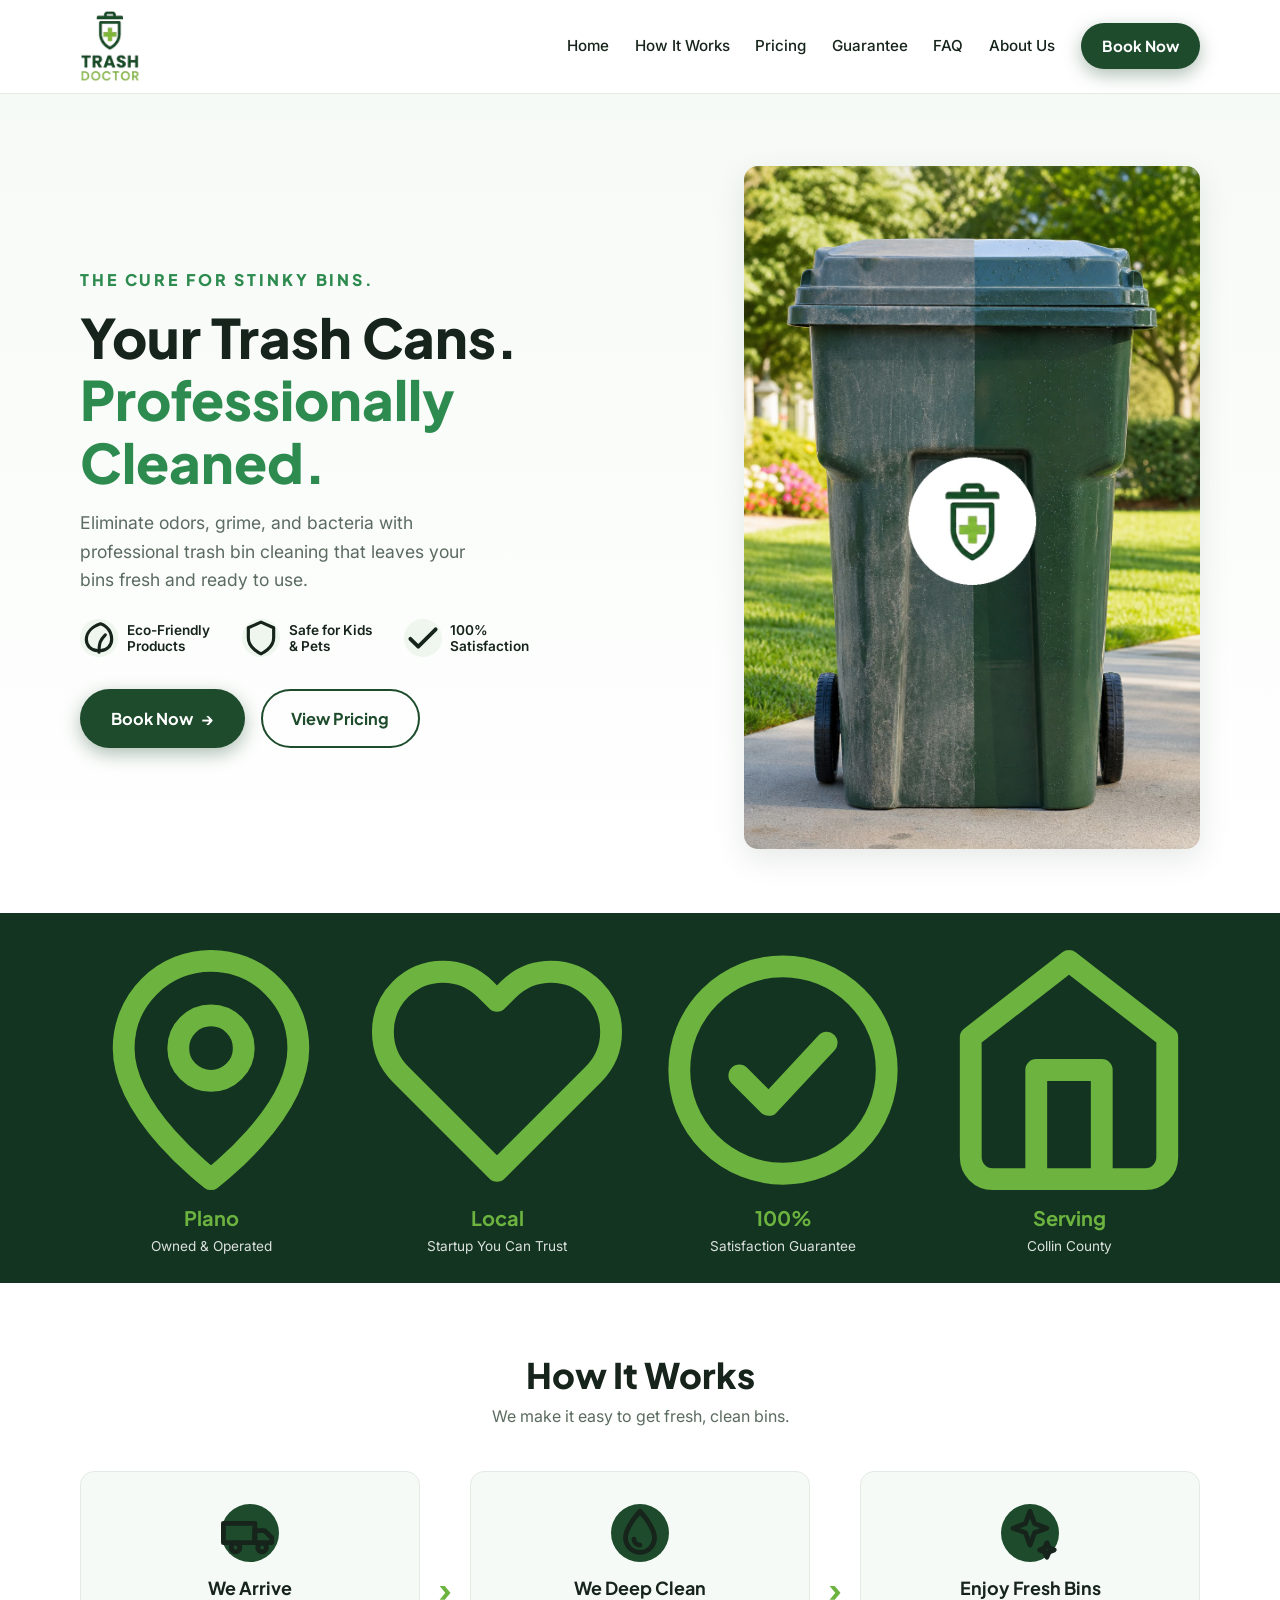
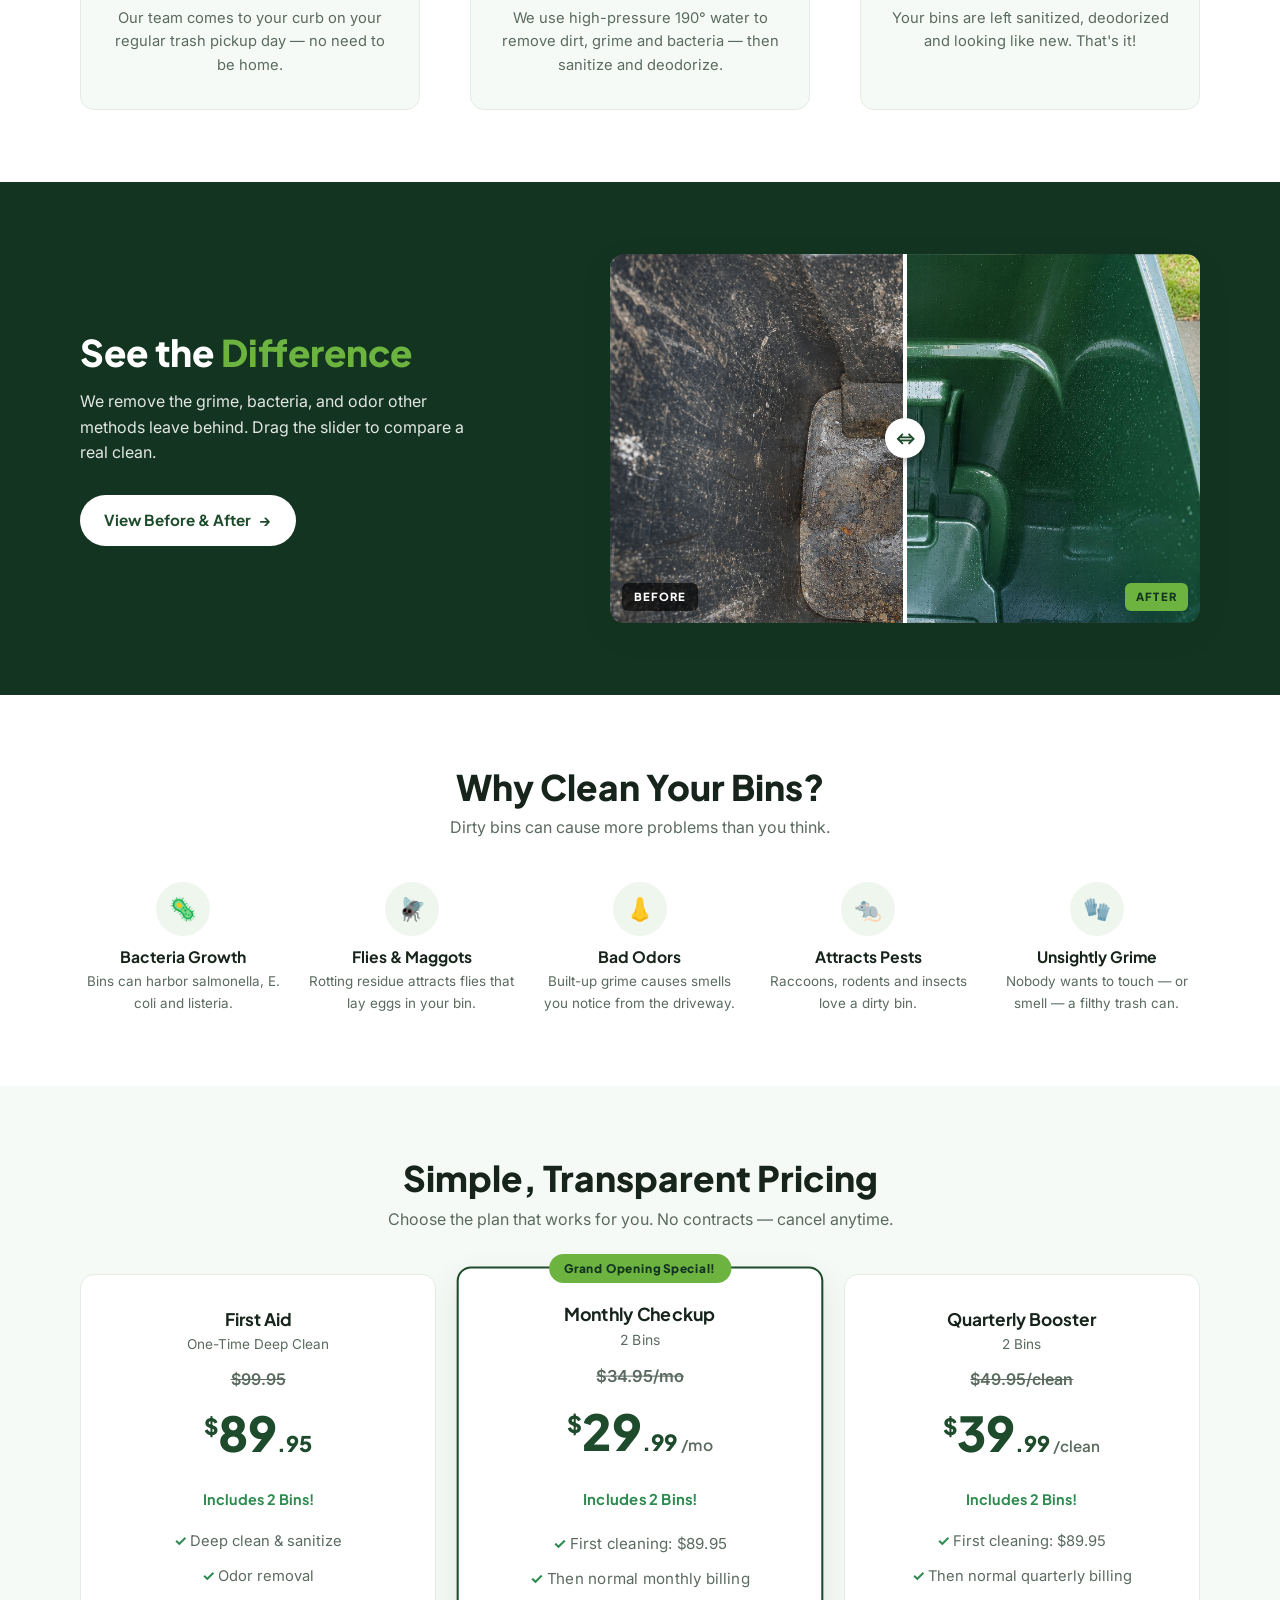
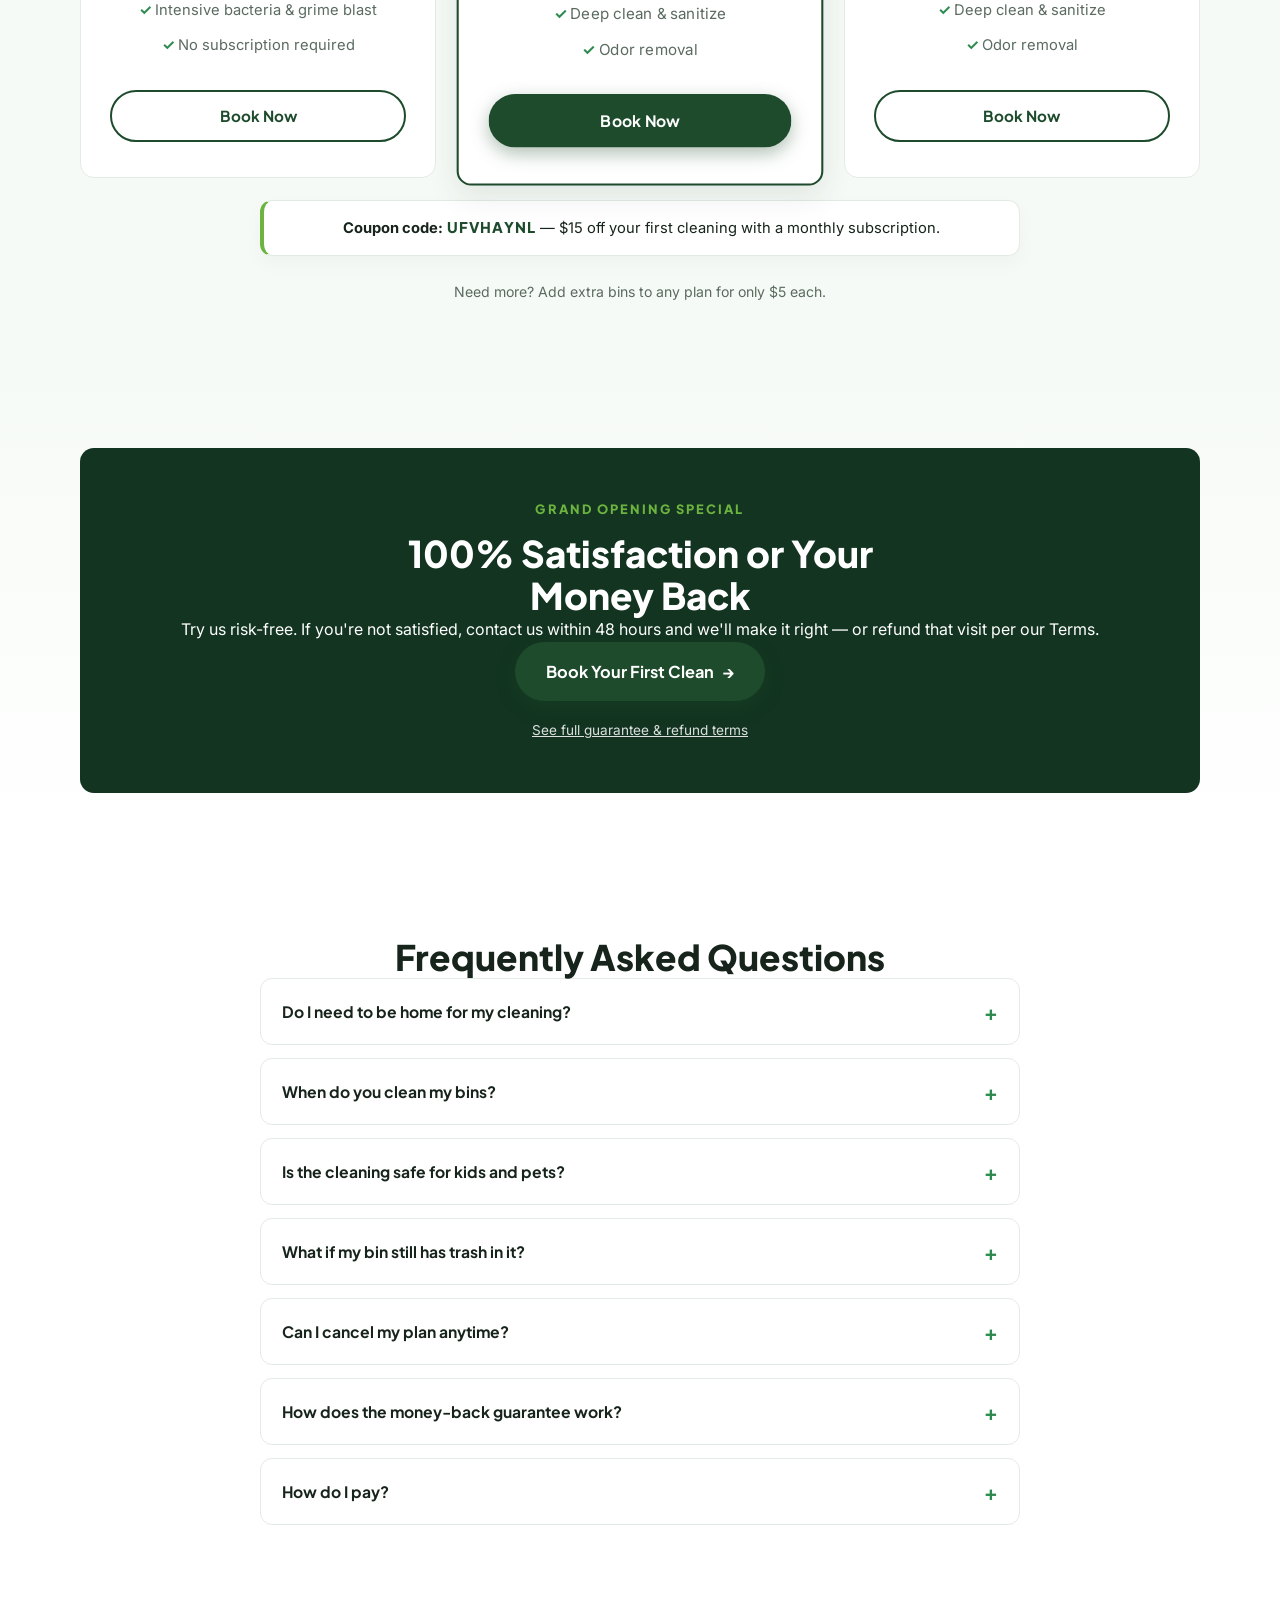
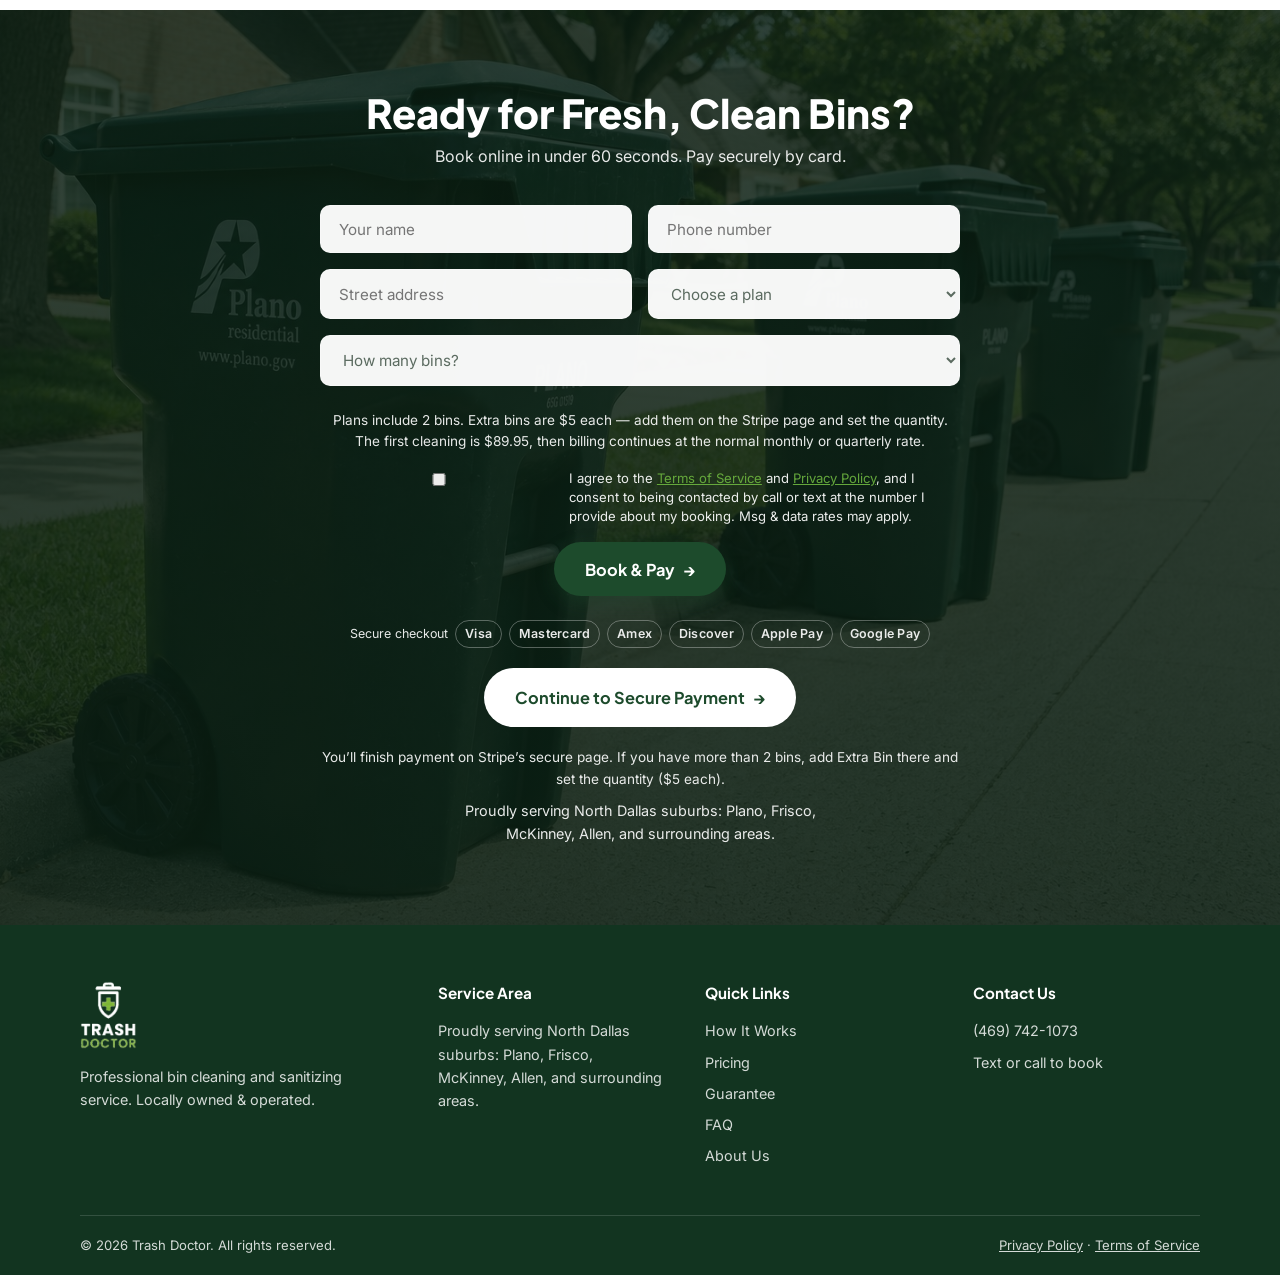
<file: index.html>
<!DOCTYPE html>
<html lang="en">
<head>
  <meta charset="UTF-8" />
  <meta name="viewport" content="width=device-width, initial-scale=1.0" />
  <title>Trash Doctor — Bin Cleaning &amp; Sanitizing</title>
  <meta name="description" content="Trash Doctor professionally deep cleans, sanitizes, and deodorizes your trash cans at your curb. Eco-friendly, kid &amp; pet safe. Book in under 60 seconds." />
  <link rel="icon" type="image/png" href="assets/logo-icon.png" />
  <link rel="preconnect" href="https://fonts.googleapis.com" />
  <link rel="preconnect" href="https://fonts.gstatic.com" crossorigin />
  <link href="https://fonts.googleapis.com/css2?family=Inter:wght@400;500;600&family=Plus+Jakarta+Sans:wght@600;700;800&display=swap" rel="stylesheet" />
  <link rel="stylesheet" href="styles.css" />
</head>
<body>

  <!-- ============ HEADER ============ -->
  <header class="site-header">
    <div class="container header-inner">
      <a href="#home" class="brand">
        <img src="assets/logo.png" alt="Trash Doctor" class="brand-logo" />
      </a>

      <nav class="main-nav" id="mainNav" aria-label="Main navigation">
        <a href="#home">Home</a>
        <a href="#how-it-works">How It Works</a>
        <a href="#pricing">Pricing</a>
        <a href="#reviews">Guarantee</a>
        <a href="#faq">FAQ</a>
        <a href="#about">About Us</a>
        <a href="#book" class="btn btn-primary btn-nav">Book Now</a>
      </nav>

      <button class="nav-toggle" id="navToggle" aria-label="Open menu" aria-expanded="false">
        <span></span><span></span><span></span>
      </button>
    </div>
  </header>

  <main>
    <!-- ============ HERO ============ -->
    <section class="hero" id="home">
      <div class="container hero-grid">
        <div class="hero-copy">
          <p class="hero-slogan">The Cure for Stinky Bins.</p>
          <h1>
            Your Trash Cans.<br />
            <span class="accent">Professionally<br />Cleaned.</span>
          </h1>
          <p class="hero-sub">Eliminate odors, grime, and bacteria with professional trash bin cleaning that leaves your bins fresh and ready to use.</p>

          <ul class="hero-features">
            <li>
              <span class="feature-icon" aria-hidden="true"><svg viewBox="0 0 24 24" fill="none" stroke="currentColor" stroke-width="2" stroke-linecap="round" stroke-linejoin="round"><path d="M11 20A7 7 0 0 1 4 13c0-4 3-8 9-10 0 0 7 2 7 10a7 7 0 0 1-7 7z"/><path d="M12 21c0-6 1-8 4-11"/></svg></span>
              <span>Eco-Friendly<br />Products</span>
            </li>
            <li>
              <span class="feature-icon" aria-hidden="true"><svg viewBox="0 0 24 24" fill="none" stroke="currentColor" stroke-width="2" stroke-linecap="round" stroke-linejoin="round"><path d="M12 22s8-3.5 8-10V5.5L12 2 4 5.5V12c0 6.5 8 10 8 10z"/></svg></span>
              <span>Safe for Kids<br />&amp; Pets</span>
            </li>
            <li>
              <span class="feature-icon" aria-hidden="true"><svg viewBox="0 0 24 24" fill="none" stroke="currentColor" stroke-width="2.4" stroke-linecap="round" stroke-linejoin="round"><path d="M4 12.5l5 5L20 6.5"/></svg></span>
              <span>100%<br />Satisfaction</span>
            </li>
          </ul>

          <div class="hero-actions">
            <a href="#book" class="btn btn-primary btn-lg">Book Now <span aria-hidden="true">→</span></a>
            <a href="#pricing" class="btn btn-outline btn-lg">View Pricing</a>
          </div>
        </div>

        <div class="hero-photo reveal">
          <img src="assets/hero-bin.jpg" alt="Trash bin shown half dirty and half professionally cleaned" />
        </div>
      </div>
    </section>

    <!-- ============ STATS STRIP ============ -->
    <section class="stats-strip">
      <div class="container stats-grid">
        <div class="stat">
          <svg class="stat-icon" viewBox="0 0 24 24" fill="none" stroke="currentColor" stroke-width="2" stroke-linecap="round" stroke-linejoin="round" aria-hidden="true"><path d="M20 10c0 6-8 12-8 12S4 16 4 10a8 8 0 0 1 16 0z"/><circle cx="12" cy="10" r="3"/></svg>
          <strong>Plano</strong>
          <span>Owned &amp; Operated</span>
        </div>
        <div class="stat">
          <svg class="stat-icon" viewBox="0 0 24 24" fill="none" stroke="currentColor" stroke-width="2" stroke-linecap="round" stroke-linejoin="round" aria-hidden="true"><path d="M20.84 4.61a5.5 5.5 0 0 0-7.78 0L12 5.67l-1.06-1.06a5.5 5.5 0 0 0-7.78 7.78L12 21.23l8.84-8.84a5.5 5.5 0 0 0 0-7.78z"/></svg>
          <strong>Local</strong>
          <span>Startup You Can Trust</span>
        </div>
        <div class="stat">
          <svg class="stat-icon" viewBox="0 0 24 24" fill="none" stroke="currentColor" stroke-width="2" stroke-linecap="round" stroke-linejoin="round" aria-hidden="true"><circle cx="12" cy="12" r="9.5"/><path d="M8 12.5l2.7 2.7L16 9.5"/></svg>
          <strong>100%</strong>
          <span>Satisfaction Guarantee</span>
        </div>
        <div class="stat">
          <svg class="stat-icon" viewBox="0 0 24 24" fill="none" stroke="currentColor" stroke-width="2" stroke-linecap="round" stroke-linejoin="round" aria-hidden="true"><path d="M3 9l9-7 9 7v11a2 2 0 0 1-2 2H5a2 2 0 0 1-2-2z"/><polyline points="9 22 9 12 15 12 15 22"/></svg>
          <strong>Serving</strong>
          <span>Collin County</span>
        </div>
      </div>
    </section>

    <!-- ============ HOW IT WORKS ============ -->
    <section class="section" id="how-it-works">
      <div class="container">
        <h2 class="section-title">How It Works</h2>
        <p class="section-sub">We make it easy to get fresh, clean bins.</p>

        <div class="steps">
          <article class="step-card reveal">
            <span class="step-icon" aria-hidden="true"><svg viewBox="0 0 24 24" fill="none" stroke="currentColor" stroke-width="2" stroke-linecap="round" stroke-linejoin="round"><path d="M1 8h13v8H1z"/><path d="M14 11h4l3 3v2h-7z"/><circle cx="6" cy="18" r="1.8"/><circle cx="17" cy="18" r="1.8"/></svg></span>
            <h3>We Arrive</h3>
            <p>Our team comes to your curb on your regular trash pickup day — no need to be home.</p>
          </article>
          <span class="step-arrow" aria-hidden="true">›</span>
          <article class="step-card reveal">
            <span class="step-icon" aria-hidden="true"><svg viewBox="0 0 24 24" fill="none" stroke="currentColor" stroke-width="2" stroke-linecap="round" stroke-linejoin="round"><path d="M12 3s6 6.5 6 11a6 6 0 0 1-12 0c0-4.5 6-11 6-11z"/><path d="M9.5 14.5a2.5 2.5 0 0 0 2.5 2.5"/></svg></span>
            <h3>We Deep Clean</h3>
            <p>We use high-pressure 190° water to remove dirt, grime and bacteria — then sanitize and deodorize.</p>
          </article>
          <span class="step-arrow" aria-hidden="true">›</span>
          <article class="step-card reveal">
            <span class="step-icon" aria-hidden="true"><svg viewBox="0 0 24 24" fill="none" stroke="currentColor" stroke-width="2" stroke-linecap="round" stroke-linejoin="round"><path d="M12 3l1.9 5.1L19 10l-5.1 1.9L12 17l-1.9-5.1L5 10l5.1-1.9z"/><path d="M19 16l.9 2.1L22 19l-2.1.9L19 22l-.9-2.1L16 19l2.1-.9z"/></svg></span>
            <h3>Enjoy Fresh Bins</h3>
            <p>Your bins are left sanitized, deodorized and looking like new. That's it!</p>
          </article>
        </div>
      </div>
    </section>

    <!-- ============ BEFORE / AFTER ============ -->
    <section class="section difference" id="difference">
      <div class="container difference-grid">
        <div class="difference-copy">
          <h2>See the <span class="accent-light">Difference</span></h2>
          <p>We remove the grime, bacteria, and odor other methods leave behind. Drag the slider to compare a real clean.</p>
          <a href="#book" class="btn btn-light">View Before &amp; After <span aria-hidden="true">→</span></a>
        </div>

        <div class="ba-slider" id="baSlider" aria-label="Before and after comparison slider">
          <img src="assets/before-bin.jpg" alt="Inside of a dirty trash bin before cleaning" class="ba-before" />
          <div class="ba-after-wrap">
            <img src="assets/after-bin.jpg" alt="Inside of a spotless trash bin after cleaning" class="ba-after" />
          </div>
          <div class="ba-handle" aria-hidden="true"><span>⇔</span></div>
          <span class="ba-tag ba-tag-before">BEFORE</span>
          <span class="ba-tag ba-tag-after">AFTER</span>
        </div>
      </div>
    </section>

    <!-- ============ WHY CLEAN ============ -->
    <section class="section" id="about">
      <div class="container">
        <h2 class="section-title">Why Clean Your Bins?</h2>
        <p class="section-sub">Dirty bins can cause more problems than you think.</p>

        <div class="reasons">
          <div class="reason reveal">
            <span class="reason-icon" aria-hidden="true">🦠</span>
            <h3>Bacteria Growth</h3>
            <p>Bins can harbor salmonella, E. coli and listeria.</p>
          </div>
          <div class="reason reveal">
            <span class="reason-icon" aria-hidden="true">🪰</span>
            <h3>Flies &amp; Maggots</h3>
            <p>Rotting residue attracts flies that lay eggs in your bin.</p>
          </div>
          <div class="reason reveal">
            <span class="reason-icon" aria-hidden="true">👃</span>
            <h3>Bad Odors</h3>
            <p>Built-up grime causes smells you notice from the driveway.</p>
          </div>
          <div class="reason reveal">
            <span class="reason-icon" aria-hidden="true">🐀</span>
            <h3>Attracts Pests</h3>
            <p>Raccoons, rodents and insects love a dirty bin.</p>
          </div>
          <div class="reason reveal">
            <span class="reason-icon" aria-hidden="true">🧤</span>
            <h3>Unsightly Grime</h3>
            <p>Nobody wants to touch — or smell — a filthy trash can.</p>
          </div>
        </div>
      </div>
    </section>

    <!-- ============ PRICING ============ -->
    <section class="section pricing" id="pricing">
      <div class="container">
        <h2 class="section-title">Simple, Transparent Pricing</h2>
        <p class="section-sub">Choose the plan that works for you. No contracts — cancel anytime.</p>

        <div class="price-grid">
          <article class="price-card reveal">
            <h3>First Aid</h3>
            <p class="price-tagline">One-Time Deep Clean</p>
            <p class="price-was">$99.95</p>
            <div class="price"><sup>$</sup>89<span class="cents">.95</span></div>
            <p class="price-includes">Includes 2 Bins!</p>
            <ul>
              <li>Deep clean &amp; sanitize</li>
              <li>Odor removal</li>
              <li>Intensive bacteria &amp; grime blast</li>
              <li>No subscription required</li>
            </ul>
            <a href="#book" class="btn btn-outline">Book Now</a>
          </article>

          <article class="price-card featured reveal">
            <span class="badge">Grand Opening Special!</span>
            <h3>Monthly Checkup</h3>
            <p class="price-tagline">2 Bins</p>
            <p class="price-was">$34.95/mo</p>
            <div class="price"><sup>$</sup>29<span class="cents">.99</span><span class="per">/mo</span></div>
            <p class="price-includes">Includes 2 Bins!</p>
            <ul>
              <li>First cleaning: $89.95</li>
              <li>Then normal monthly billing</li>
              <li>Deep clean &amp; sanitize</li>
              <li>Odor removal</li>
            </ul>
            <a href="#book" class="btn btn-primary">Book Now</a>
          </article>

          <article class="price-card reveal">
            <h3>Quarterly Booster</h3>
            <p class="price-tagline">2 Bins</p>
            <p class="price-was">$49.95/clean</p>
            <div class="price"><sup>$</sup>39<span class="cents">.99</span><span class="per">/clean</span></div>
            <p class="price-includes">Includes 2 Bins!</p>
            <ul>
              <li>First cleaning: $89.95</li>
              <li>Then normal quarterly billing</li>
              <li>Deep clean &amp; sanitize</li>
              <li>Odor removal</li>
            </ul>
            <a href="#book" class="btn btn-outline">Book Now</a>
          </article>
        </div>
        <div class="coupon-banner" role="note">
          <strong>Coupon code:</strong> <span class="coupon-code">UFVHAYNL</span> — $15 off your first cleaning with a monthly subscription.
        </div>
        <p class="price-note">Need more? Add extra bins to any plan for only $5 each.</p>
      </div>
    </section>

    <!-- ============ GUARANTEE / GRAND OPENING ============ -->
    <section class="section guarantee" id="reviews">
      <div class="container">
        <div class="guarantee-banner reveal">
          <p class="guarantee-eyebrow">Grand Opening Special</p>
          <h2>100% Satisfaction or Your Money Back</h2>
          <p class="guarantee-lead">Try us risk-free. If you're not satisfied, contact us within 48 hours and we'll make it right — or refund that visit per our Terms.</p>
          <a href="#book" class="btn btn-primary btn-lg">Book Your First Clean <span aria-hidden="true">→</span></a>
          <p class="guarantee-legal"><a href="terms.html">See full guarantee &amp; refund terms</a></p>
        </div>
      </div>
    </section>

    <!-- ============ FAQ ============ -->
    <section class="section faq" id="faq">
      <div class="container container-narrow">
        <h2 class="section-title">Frequently Asked Questions</h2>

        <details class="faq-item">
          <summary>Do I need to be home for my cleaning?</summary>
          <p>Nope! Just leave your bins at the curb after your trash pickup and we'll take care of the rest. You'll get a text when your bins are sparkling clean.</p>
        </details>
        <details class="faq-item">
          <summary>When do you clean my bins?</summary>
          <p>We schedule cleanings on the same day as your regular trash pickup, right after your bins are emptied.</p>
        </details>
        <details class="faq-item">
          <summary>Is the cleaning safe for kids and pets?</summary>
          <p>We use eco-conscious, biodegradable products intended to be appropriate for residential properties. Please keep kids and pets away from wet bins and equipment during and right after service.</p>
        </details>
        <details class="faq-item">
          <summary>What if my bin still has trash in it?</summary>
          <p>No worries — we'll take care of it. If there's still a little trash left in your bin, we'll bag it up and get rid of it before we give your bin a deep clean. Easy as that.</p>
        </details>
        <details class="faq-item">
          <summary>Can I cancel my plan anytime?</summary>
          <p>Absolutely. There are no long-term contracts — pause or cancel your plan by contacting us. Please give reasonable notice before a scheduled visit when you can.</p>
        </details>
        <details class="faq-item">
          <summary>How does the money-back guarantee work?</summary>
          <p>If you're not satisfied after a cleaning, contact us within 48 hours at (469) 742-1073. We'll try a re-clean first when that makes sense. If we still can't make it right, we may refund that service visit. Full details are in our <a href="terms.html">Terms of Service</a>.</p>
        </details>
        <details class="faq-item">
          <summary>How do I pay?</summary>
          <p>After you submit your booking, you’ll go to our secure Stripe checkout. The first cleaning is $89.95. After that, billing continues at the normal monthly or quarterly rate. Extra bins over 2 are $5 each — add Extra Bin on the Stripe page and set the quantity.</p>
        </details>
      </div>
    </section>

    <!-- ============ CTA / BOOKING ============ -->
    <section class="cta" id="book">
      <div class="cta-bg" aria-hidden="true"></div>
      <div class="container cta-inner">
        <h2>Ready for Fresh, Clean Bins?</h2>
        <p>Book online in under 60 seconds. Pay securely by card.</p>

        <form class="book-form" id="bookForm">
          <div class="form-row">
            <input type="text" name="name" placeholder="Your name" required />
            <input type="tel" name="phone" placeholder="Phone number" required />
          </div>
          <div class="form-row">
            <input type="text" name="address" placeholder="Street address" required />
            <select name="plan" id="planSelect" required>
              <option value="" disabled selected>Choose a plan</option>
              <option value="monthly">Monthly Checkup — $89.95 first clean, then $29.99/mo after 30 days (2 bins)</option>
              <option value="quarterly">Quarterly Booster — $89.95 first clean, then $39.99/qtr after 90 days (2 bins)</option>
              <option value="firstaid">First Aid (One-Time Deep Clean) — $89.95 (includes 2 bins)</option>
            </select>
          </div>
          <div class="form-row form-row-single">
            <select name="bins" required>
              <option value="" disabled selected>How many bins?</option>
              <option value="1">1 bin</option>
              <option value="2">2 bins (included in plan)</option>
              <option value="3">3 bins (+$5)</option>
              <option value="4">4 bins (+$10)</option>
              <option value="5">5 bins (+$15)</option>
              <option value="6">6 bins (+$20)</option>
              <option value="7+">7+ bins (+$20 online; we’ll confirm any more)</option>
            </select>
          </div>
          <p class="form-hint">Plans include 2 bins. Extra bins are $5 each — add them on the Stripe page and set the quantity. The first cleaning is $89.95, then billing continues at the normal monthly or quarterly rate.</p>
          <label class="form-consent">
            <input type="checkbox" name="consent" required />
            <span>I agree to the <a href="terms.html" target="_blank" rel="noopener">Terms of Service</a> and <a href="privacy.html" target="_blank" rel="noopener">Privacy Policy</a>, and I consent to being contacted by call or text at the number I provide about my booking. Msg &amp; data rates may apply.</span>
          </label>
          <button type="submit" class="btn btn-primary btn-lg">Book &amp; Pay <span aria-hidden="true">→</span></button>
          <p class="pay-methods" aria-label="Accepted payment methods">
            <span>Secure checkout</span>
            <span class="pay-pill">Visa</span>
            <span class="pay-pill">Mastercard</span>
            <span class="pay-pill">Amex</span>
            <span class="pay-pill">Discover</span>
            <span class="pay-pill">Apple Pay</span>
            <span class="pay-pill">Google Pay</span>
          </p>
          <p class="form-success" id="formSuccess" hidden></p>
          <div class="pay-next" id="payNext" hidden>
            <a class="btn btn-light btn-lg" id="payLink" href="#" rel="noopener">Continue to Secure Payment <span aria-hidden="true">→</span></a>
            <p class="form-hint">You’ll finish payment on Stripe’s secure page. If you have more than 2 bins, add Extra Bin there and set the quantity ($5 each).</p>
          </div>
        </form>
        <p class="service-area-line">Proudly serving North Dallas suburbs: Plano, Frisco, McKinney, Allen, and surrounding areas.</p>
      </div>
    </section>
  </main>

  <!-- ============ FOOTER ============ -->
  <footer class="site-footer">
    <div class="container footer-grid">
      <div class="footer-brand">
        <a href="#home" class="brand brand-light">
          <img src="assets/logo-light.png" alt="Trash Doctor" class="brand-logo" />
        </a>
        <p>Professional bin cleaning and sanitizing service. Locally owned &amp; operated.</p>
      </div>

      <div class="footer-col">
        <h4>Service Area</h4>
        <ul>
          <li>Proudly serving North Dallas suburbs: Plano, Frisco, McKinney, Allen, and surrounding areas.</li>
        </ul>
      </div>

      <div class="footer-col">
        <h4>Quick Links</h4>
        <ul>
          <li><a href="#how-it-works">How It Works</a></li>
          <li><a href="#pricing">Pricing</a></li>
          <li><a href="#reviews">Guarantee</a></li>
          <li><a href="#faq">FAQ</a></li>
          <li><a href="#about">About Us</a></li>
        </ul>
      </div>

      <div class="footer-col">
        <h4>Contact Us</h4>
        <ul>
          <li><a href="tel:+14697421073">(469) 742-1073</a></li>
          <li>Text or call to book</li>
        </ul>
      </div>
    </div>
    <div class="container footer-bottom">
      <p>© 2026 Trash Doctor. All rights reserved.</p>
      <p><a href="privacy.html">Privacy Policy</a> · <a href="terms.html">Terms of Service</a></p>
    </div>
  </footer>

  <script src="script.js"></script>
</body>
</html>
</file>
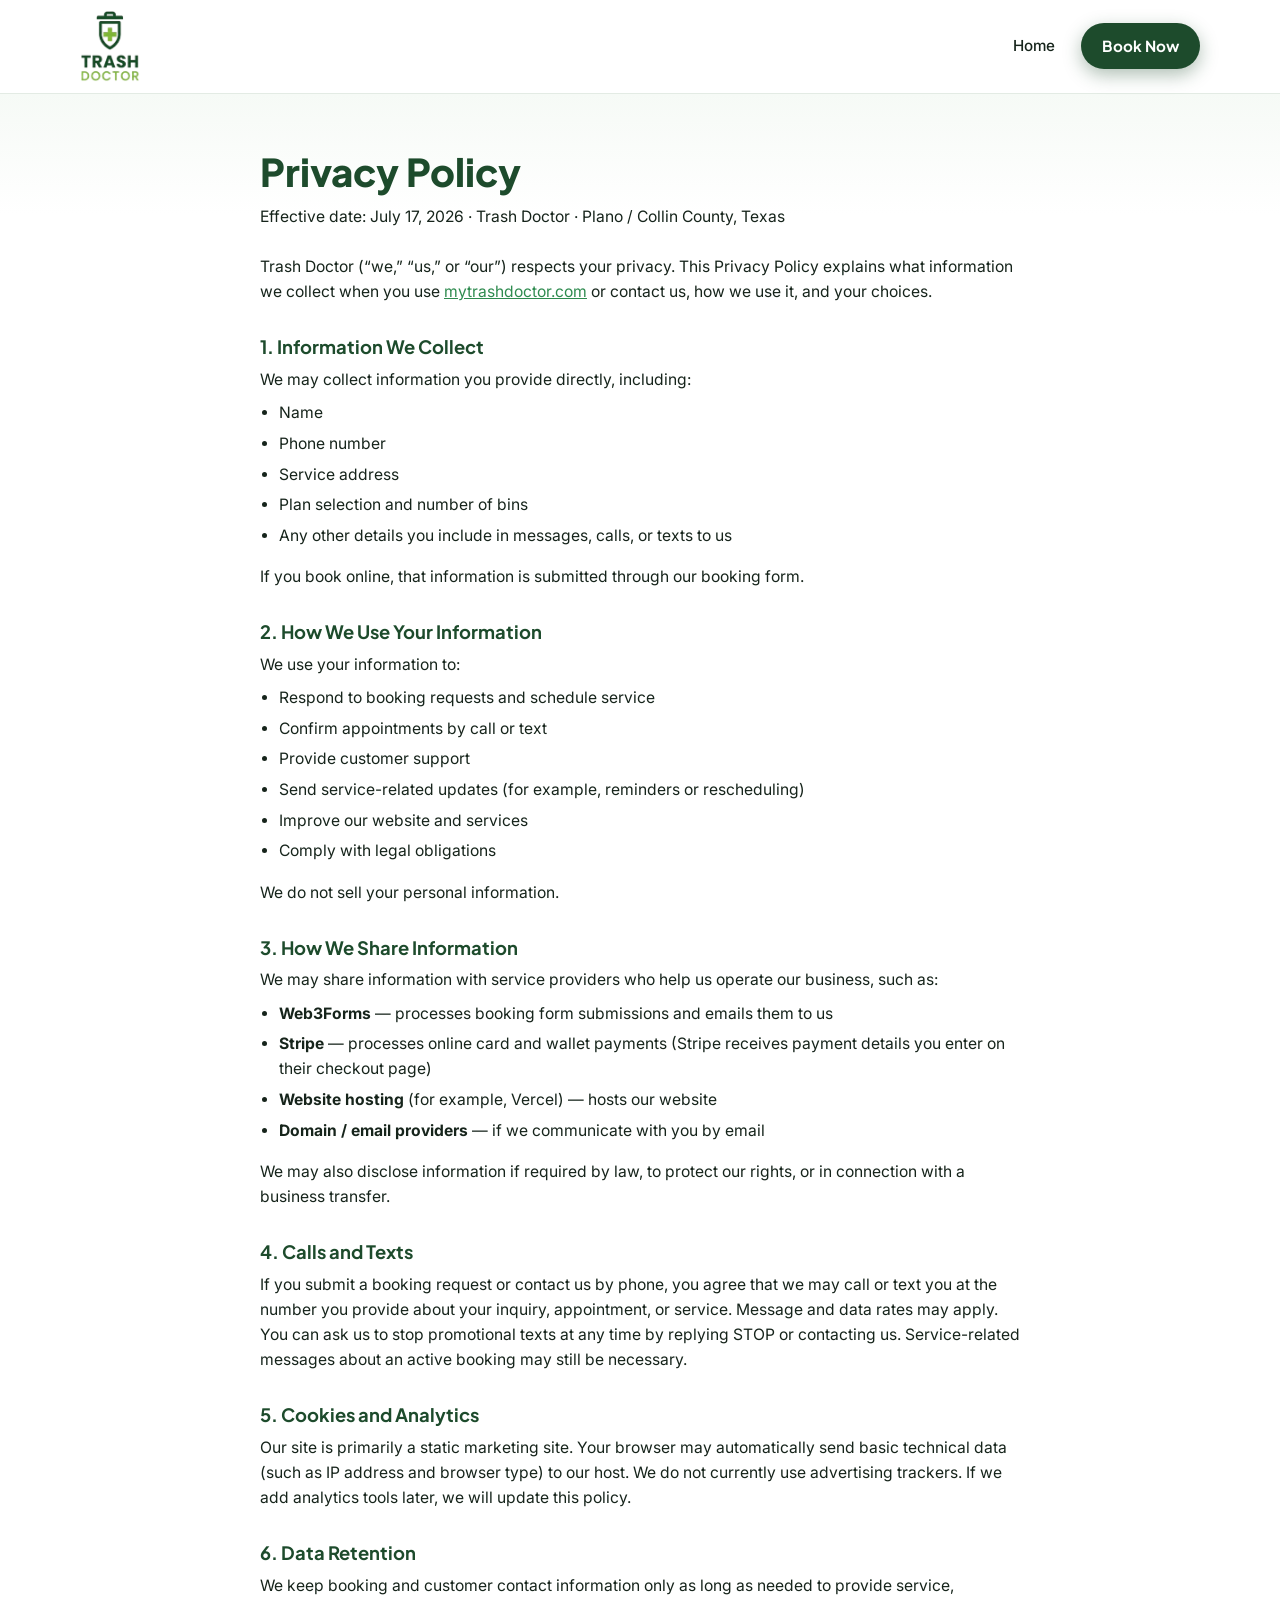
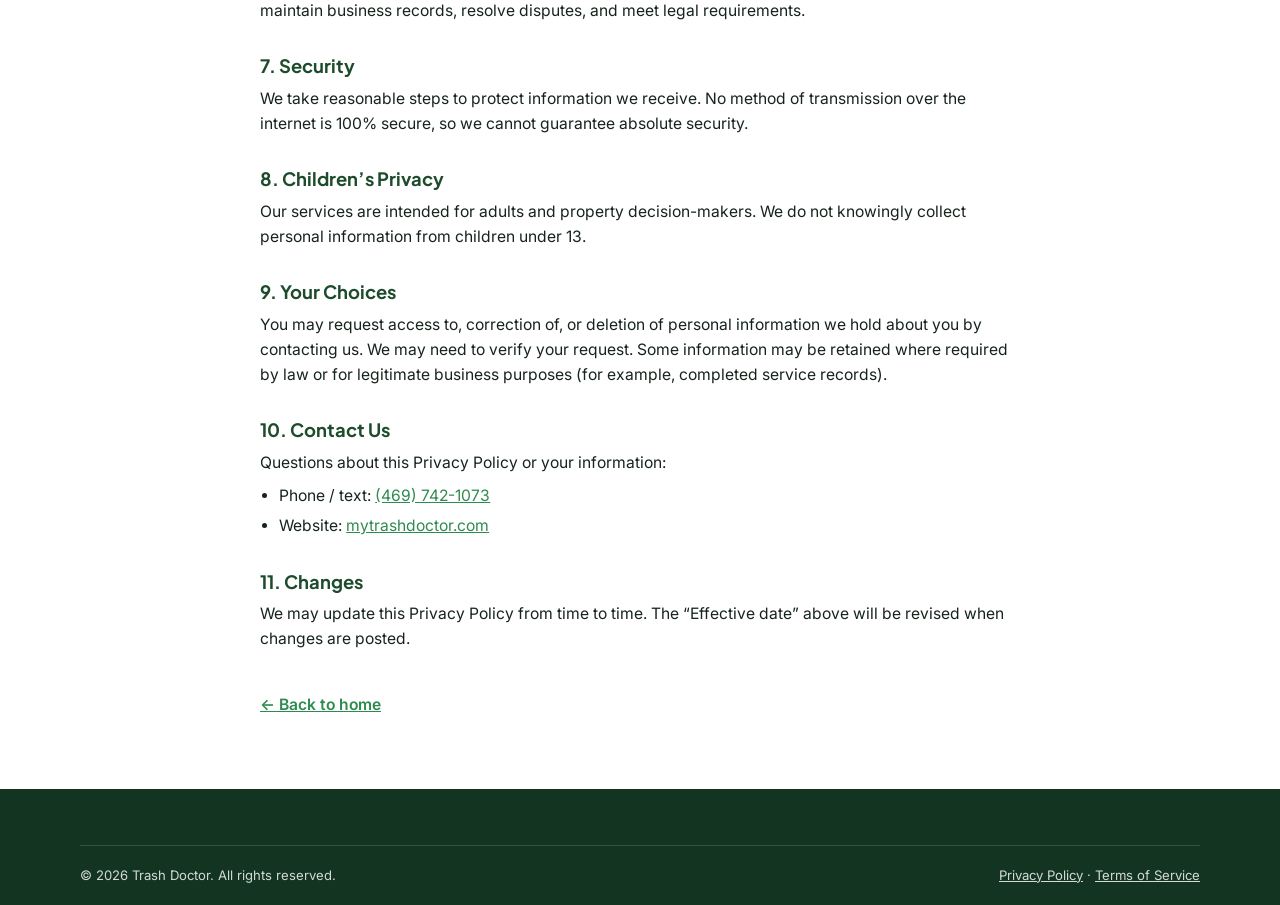
<file: privacy.html>
<!DOCTYPE html>
<html lang="en">
<head>
  <meta charset="UTF-8" />
  <meta name="viewport" content="width=device-width, initial-scale=1.0" />
  <title>Privacy Policy — Trash Doctor</title>
  <meta name="description" content="Privacy Policy for Trash Doctor bin cleaning and sanitizing services." />
  <link rel="icon" type="image/png" href="assets/logo-icon.png" />
  <link rel="preconnect" href="https://fonts.googleapis.com" />
  <link rel="preconnect" href="https://fonts.gstatic.com" crossorigin />
  <link href="https://fonts.googleapis.com/css2?family=Inter:wght@400;500;600&family=Plus+Jakarta+Sans:wght@600;700;800&display=swap" rel="stylesheet" />
  <link rel="stylesheet" href="styles.css" />
</head>
<body>
  <header class="site-header">
    <div class="container header-inner">
      <a href="index.html" class="brand">
        <img src="assets/logo.png" alt="Trash Doctor" class="brand-logo" />
      </a>
      <nav class="main-nav" aria-label="Main navigation">
        <a href="index.html">Home</a>
        <a href="index.html#book" class="btn btn-primary btn-nav">Book Now</a>
      </nav>
    </div>
  </header>

  <main class="legal-page">
    <div class="container container-narrow">
      <h1>Privacy Policy</h1>
      <p class="legal-meta">Effective date: July 17, 2026 · Trash Doctor · Plano / Collin County, Texas</p>

      <p>Trash Doctor (“we,” “us,” or “our”) respects your privacy. This Privacy Policy explains what information we collect when you use <a href="https://mytrashdoctor.com">mytrashdoctor.com</a> or contact us, how we use it, and your choices.</p>

      <h2>1. Information We Collect</h2>
      <p>We may collect information you provide directly, including:</p>
      <ul>
        <li>Name</li>
        <li>Phone number</li>
        <li>Service address</li>
        <li>Plan selection and number of bins</li>
        <li>Any other details you include in messages, calls, or texts to us</li>
      </ul>
      <p>If you book online, that information is submitted through our booking form.</p>

      <h2>2. How We Use Your Information</h2>
      <p>We use your information to:</p>
      <ul>
        <li>Respond to booking requests and schedule service</li>
        <li>Confirm appointments by call or text</li>
        <li>Provide customer support</li>
        <li>Send service-related updates (for example, reminders or rescheduling)</li>
        <li>Improve our website and services</li>
        <li>Comply with legal obligations</li>
      </ul>
      <p>We do not sell your personal information.</p>

      <h2>3. How We Share Information</h2>
      <p>We may share information with service providers who help us operate our business, such as:</p>
      <ul>
        <li><strong>Web3Forms</strong> — processes booking form submissions and emails them to us</li>
        <li><strong>Stripe</strong> — processes online card and wallet payments (Stripe receives payment details you enter on their checkout page)</li>
        <li><strong>Website hosting</strong> (for example, Vercel) — hosts our website</li>
        <li><strong>Domain / email providers</strong> — if we communicate with you by email</li>
      </ul>
      <p>We may also disclose information if required by law, to protect our rights, or in connection with a business transfer.</p>

      <h2>4. Calls and Texts</h2>
      <p>If you submit a booking request or contact us by phone, you agree that we may call or text you at the number you provide about your inquiry, appointment, or service. Message and data rates may apply. You can ask us to stop promotional texts at any time by replying STOP or contacting us. Service-related messages about an active booking may still be necessary.</p>

      <h2>5. Cookies and Analytics</h2>
      <p>Our site is primarily a static marketing site. Your browser may automatically send basic technical data (such as IP address and browser type) to our host. We do not currently use advertising trackers. If we add analytics tools later, we will update this policy.</p>

      <h2>6. Data Retention</h2>
      <p>We keep booking and customer contact information only as long as needed to provide service, maintain business records, resolve disputes, and meet legal requirements.</p>

      <h2>7. Security</h2>
      <p>We take reasonable steps to protect information we receive. No method of transmission over the internet is 100% secure, so we cannot guarantee absolute security.</p>

      <h2>8. Children’s Privacy</h2>
      <p>Our services are intended for adults and property decision-makers. We do not knowingly collect personal information from children under 13.</p>

      <h2>9. Your Choices</h2>
      <p>You may request access to, correction of, or deletion of personal information we hold about you by contacting us. We may need to verify your request. Some information may be retained where required by law or for legitimate business purposes (for example, completed service records).</p>

      <h2>10. Contact Us</h2>
      <p>Questions about this Privacy Policy or your information:</p>
      <ul>
        <li>Phone / text: <a href="tel:+14697421073">(469) 742-1073</a></li>
        <li>Website: <a href="https://mytrashdoctor.com">mytrashdoctor.com</a></li>
      </ul>

      <h2>11. Changes</h2>
      <p>We may update this Privacy Policy from time to time. The “Effective date” above will be revised when changes are posted.</p>

      <p class="legal-back"><a href="index.html">← Back to home</a></p>
    </div>
  </main>

  <footer class="site-footer">
    <div class="container footer-bottom">
      <p>© 2026 Trash Doctor. All rights reserved.</p>
      <p><a href="privacy.html">Privacy Policy</a> · <a href="terms.html">Terms of Service</a></p>
    </div>
  </footer>
</body>
</html>
</file>
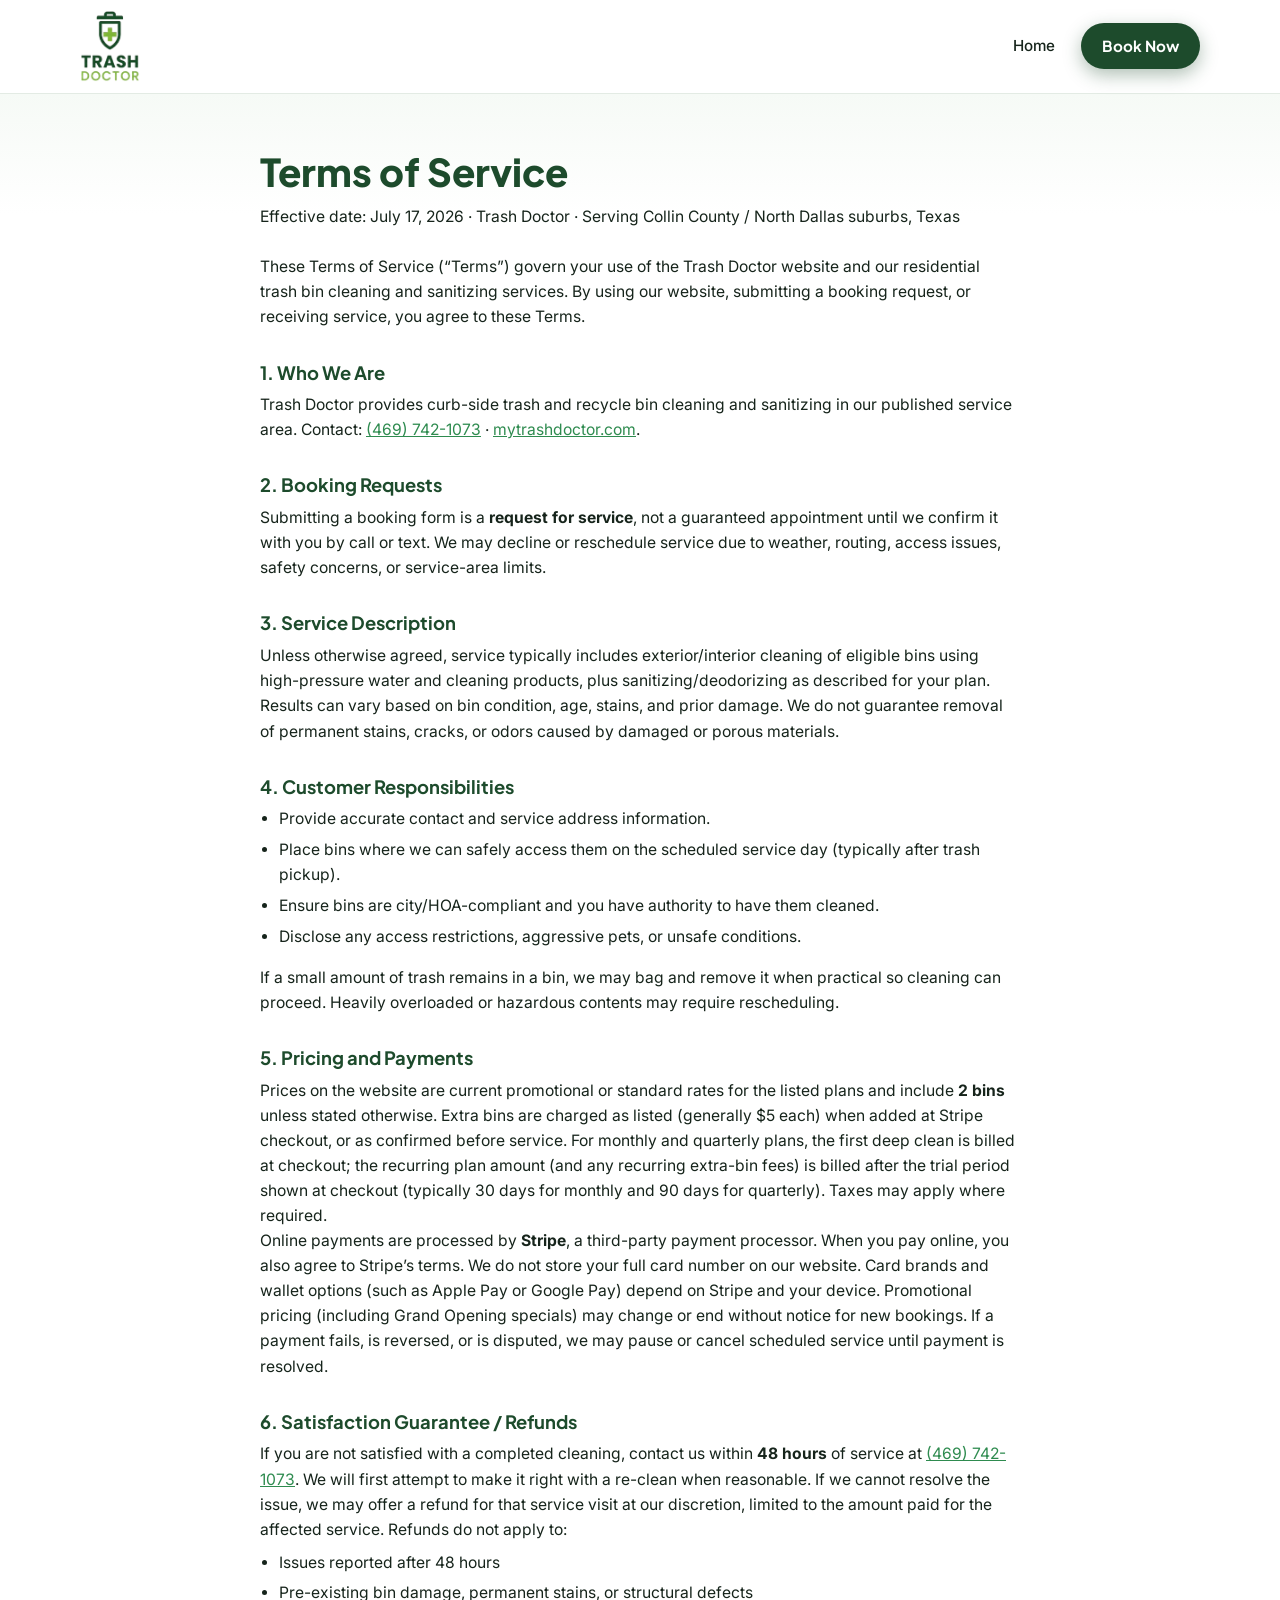
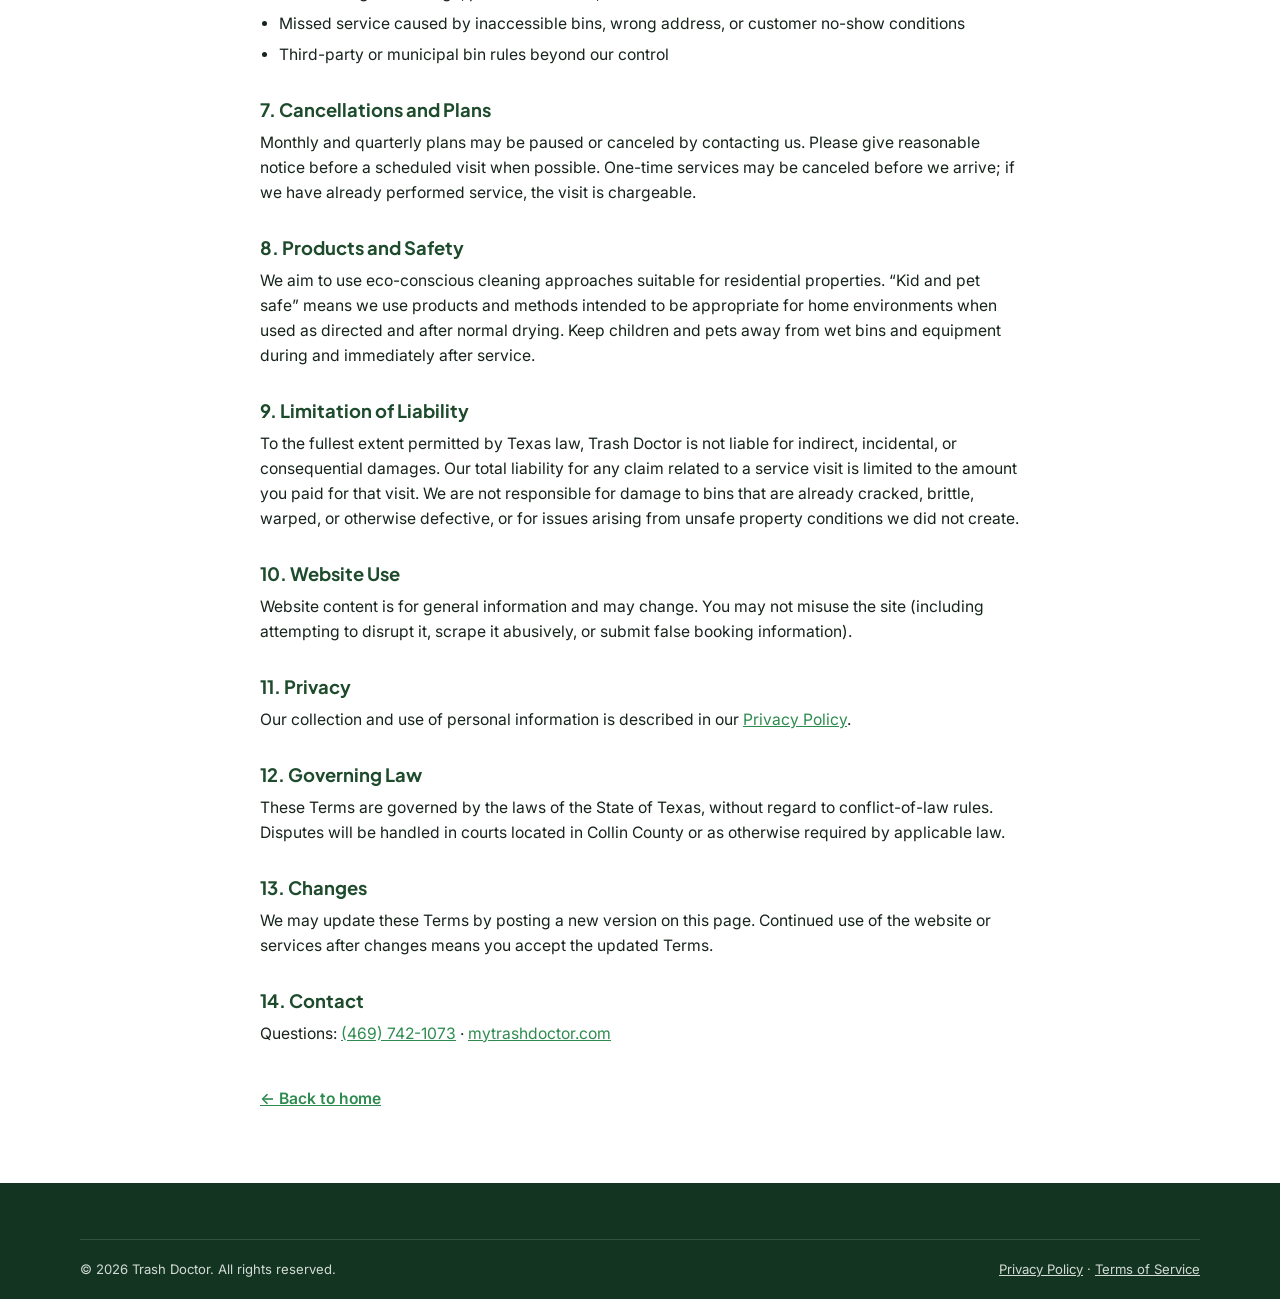
<file: terms.html>
<!DOCTYPE html>
<html lang="en">
<head>
  <meta charset="UTF-8" />
  <meta name="viewport" content="width=device-width, initial-scale=1.0" />
  <title>Terms of Service — Trash Doctor</title>
  <meta name="description" content="Terms of Service for Trash Doctor bin cleaning and sanitizing services." />
  <link rel="icon" type="image/png" href="assets/logo-icon.png" />
  <link rel="preconnect" href="https://fonts.googleapis.com" />
  <link rel="preconnect" href="https://fonts.gstatic.com" crossorigin />
  <link href="https://fonts.googleapis.com/css2?family=Inter:wght@400;500;600&family=Plus+Jakarta+Sans:wght@600;700;800&display=swap" rel="stylesheet" />
  <link rel="stylesheet" href="styles.css" />
</head>
<body>
  <header class="site-header">
    <div class="container header-inner">
      <a href="index.html" class="brand">
        <img src="assets/logo.png" alt="Trash Doctor" class="brand-logo" />
      </a>
      <nav class="main-nav" aria-label="Main navigation">
        <a href="index.html">Home</a>
        <a href="index.html#book" class="btn btn-primary btn-nav">Book Now</a>
      </nav>
    </div>
  </header>

  <main class="legal-page">
    <div class="container container-narrow">
      <h1>Terms of Service</h1>
      <p class="legal-meta">Effective date: July 17, 2026 · Trash Doctor · Serving Collin County / North Dallas suburbs, Texas</p>

      <p>These Terms of Service (“Terms”) govern your use of the Trash Doctor website and our residential trash bin cleaning and sanitizing services. By using our website, submitting a booking request, or receiving service, you agree to these Terms.</p>

      <h2>1. Who We Are</h2>
      <p>Trash Doctor provides curb-side trash and recycle bin cleaning and sanitizing in our published service area. Contact: <a href="tel:+14697421073">(469) 742-1073</a> · <a href="https://mytrashdoctor.com">mytrashdoctor.com</a>.</p>

      <h2>2. Booking Requests</h2>
      <p>Submitting a booking form is a <strong>request for service</strong>, not a guaranteed appointment until we confirm it with you by call or text. We may decline or reschedule service due to weather, routing, access issues, safety concerns, or service-area limits.</p>

      <h2>3. Service Description</h2>
      <p>Unless otherwise agreed, service typically includes exterior/interior cleaning of eligible bins using high-pressure water and cleaning products, plus sanitizing/deodorizing as described for your plan. Results can vary based on bin condition, age, stains, and prior damage. We do not guarantee removal of permanent stains, cracks, or odors caused by damaged or porous materials.</p>

      <h2>4. Customer Responsibilities</h2>
      <ul>
        <li>Provide accurate contact and service address information.</li>
        <li>Place bins where we can safely access them on the scheduled service day (typically after trash pickup).</li>
        <li>Ensure bins are city/HOA-compliant and you have authority to have them cleaned.</li>
        <li>Disclose any access restrictions, aggressive pets, or unsafe conditions.</li>
      </ul>
      <p>If a small amount of trash remains in a bin, we may bag and remove it when practical so cleaning can proceed. Heavily overloaded or hazardous contents may require rescheduling.</p>

      <h2>5. Pricing and Payments</h2>
      <p>Prices on the website are current promotional or standard rates for the listed plans and include <strong>2 bins</strong> unless stated otherwise. Extra bins are charged as listed (generally $5 each) when added at Stripe checkout, or as confirmed before service. For monthly and quarterly plans, the first deep clean is billed at checkout; the recurring plan amount (and any recurring extra-bin fees) is billed after the trial period shown at checkout (typically 30 days for monthly and 90 days for quarterly). Taxes may apply where required.</p>
      <p>Online payments are processed by <strong>Stripe</strong>, a third-party payment processor. When you pay online, you also agree to Stripe’s terms. We do not store your full card number on our website. Card brands and wallet options (such as Apple Pay or Google Pay) depend on Stripe and your device. Promotional pricing (including Grand Opening specials) may change or end without notice for new bookings. If a payment fails, is reversed, or is disputed, we may pause or cancel scheduled service until payment is resolved.</p>

      <h2>6. Satisfaction Guarantee / Refunds</h2>
      <p>If you are not satisfied with a completed cleaning, contact us within <strong>48 hours</strong> of service at <a href="tel:+14697421073">(469) 742-1073</a>. We will first attempt to make it right with a re-clean when reasonable. If we cannot resolve the issue, we may offer a refund for that service visit at our discretion, limited to the amount paid for the affected service. Refunds do not apply to:</p>
      <ul>
        <li>Issues reported after 48 hours</li>
        <li>Pre-existing bin damage, permanent stains, or structural defects</li>
        <li>Missed service caused by inaccessible bins, wrong address, or customer no-show conditions</li>
        <li>Third-party or municipal bin rules beyond our control</li>
      </ul>

      <h2>7. Cancellations and Plans</h2>
      <p>Monthly and quarterly plans may be paused or canceled by contacting us. Please give reasonable notice before a scheduled visit when possible. One-time services may be canceled before we arrive; if we have already performed service, the visit is chargeable.</p>

      <h2>8. Products and Safety</h2>
      <p>We aim to use eco-conscious cleaning approaches suitable for residential properties. “Kid and pet safe” means we use products and methods intended to be appropriate for home environments when used as directed and after normal drying. Keep children and pets away from wet bins and equipment during and immediately after service.</p>

      <h2>9. Limitation of Liability</h2>
      <p>To the fullest extent permitted by Texas law, Trash Doctor is not liable for indirect, incidental, or consequential damages. Our total liability for any claim related to a service visit is limited to the amount you paid for that visit. We are not responsible for damage to bins that are already cracked, brittle, warped, or otherwise defective, or for issues arising from unsafe property conditions we did not create.</p>

      <h2>10. Website Use</h2>
      <p>Website content is for general information and may change. You may not misuse the site (including attempting to disrupt it, scrape it abusively, or submit false booking information).</p>

      <h2>11. Privacy</h2>
      <p>Our collection and use of personal information is described in our <a href="privacy.html">Privacy Policy</a>.</p>

      <h2>12. Governing Law</h2>
      <p>These Terms are governed by the laws of the State of Texas, without regard to conflict-of-law rules. Disputes will be handled in courts located in Collin County or as otherwise required by applicable law.</p>

      <h2>13. Changes</h2>
      <p>We may update these Terms by posting a new version on this page. Continued use of the website or services after changes means you accept the updated Terms.</p>

      <h2>14. Contact</h2>
      <p>Questions: <a href="tel:+14697421073">(469) 742-1073</a> · <a href="https://mytrashdoctor.com">mytrashdoctor.com</a></p>

      <p class="legal-back"><a href="index.html">← Back to home</a></p>
    </div>
  </main>

  <footer class="site-footer">
    <div class="container footer-bottom">
      <p>© 2026 Trash Doctor. All rights reserved.</p>
      <p><a href="privacy.html">Privacy Policy</a> · <a href="terms.html">Terms of Service</a></p>
    </div>
  </footer>
</body>
</html>
</file>
<file: styles.css>
/* ============ Design tokens ============ */
:root {
  --green-900: #123420;
  --green-800: #1d4b2c;
  --green-700: #23603a;
  --green-500: #2e8b4f;
  --green-accent: #6cb33f;
  --green-tint: #eef6ee;
  --ink: #16241b;
  --ink-soft: #5b6b60;
  --line: #e3ebe4;
  --white: #ffffff;
  --radius: 14px;
  --shadow: 0 10px 30px rgba(18, 52, 32, 0.10);
  --font-head: "Plus Jakarta Sans", system-ui, sans-serif;
  --font-body: "Inter", system-ui, sans-serif;
}

* { box-sizing: border-box; margin: 0; padding: 0; }

html { scroll-behavior: smooth; }

body {
  font-family: var(--font-body);
  color: var(--ink);
  background: var(--white);
  line-height: 1.6;
  -webkit-font-smoothing: antialiased;
}

img { max-width: 100%; display: block; }

.container {
  width: min(1120px, 92%);
  margin-inline: auto;
}

.container-narrow { max-width: 760px; }

h1, h2, h3 { font-family: var(--font-head); line-height: 1.15; }

.accent { color: var(--green-500); }
.accent-light { color: var(--green-accent); }

/* ============ Buttons ============ */
.btn {
  display: inline-flex;
  align-items: center;
  gap: .5rem;
  font-family: var(--font-head);
  font-weight: 700;
  font-size: .95rem;
  padding: .72rem 1.4rem;
  border-radius: 999px;
  border: 2px solid transparent;
  cursor: pointer;
  text-decoration: none;
  transition: transform .15s ease, box-shadow .15s ease, background .15s ease;
}

.btn:hover { transform: translateY(-2px); }

.btn-primary {
  background: var(--green-800);
  color: var(--white);
  box-shadow: 0 6px 18px rgba(29, 75, 44, .35);
}
.btn-primary:hover { background: var(--green-700); }

.btn-outline {
  border-color: var(--green-800);
  color: var(--green-800);
  background: transparent;
}
.btn-outline:hover { background: var(--green-tint); }

.btn-light {
  background: var(--white);
  color: var(--green-800);
}

.btn-lg { padding: .9rem 1.8rem; font-size: 1.02rem; }

/* ============ Header ============ */
.site-header {
  position: sticky;
  top: 0;
  z-index: 50;
  background: rgba(255, 255, 255, .92);
  backdrop-filter: blur(10px);
  border-bottom: 1px solid var(--line);
}

.header-inner {
  display: flex;
  align-items: center;
  justify-content: space-between;
  padding-block: .65rem;
}

.brand {
  display: flex;
  align-items: center;
  gap: .6rem;
  text-decoration: none;
}

.brand-logo {
  width: auto;
  height: 72px;
  display: block;
}

.brand-light .brand-logo {
  height: 68px;
}

.main-nav {
  display: flex;
  align-items: center;
  gap: 1.6rem;
}
.main-nav a:not(.btn) {
  text-decoration: none;
  color: var(--ink);
  font-weight: 500;
  font-size: .95rem;
}
.main-nav a:not(.btn):hover { color: var(--green-500); }
.btn-nav { padding: .55rem 1.2rem; }

.nav-toggle {
  display: none;
  flex-direction: column;
  gap: 5px;
  background: none;
  border: 0;
  cursor: pointer;
  padding: 6px;
}
.nav-toggle span {
  width: 24px; height: 3px;
  border-radius: 2px;
  background: var(--green-800);
}

/* ============ Hero ============ */
.hero {
  background: linear-gradient(180deg, #f6faf6 0%, var(--white) 100%);
  overflow: hidden;
}

.hero-grid {
  display: grid;
  grid-template-columns: 1.15fr .85fr;
  gap: 3rem;
  align-items: center;
  padding-block: 4.5rem 4rem;
}

.hero h1 {
  font-size: clamp(2.2rem, 4.6vw, 3.4rem);
  font-weight: 800;
  color: var(--ink);
}

.hero-slogan {
  font-family: var(--font-head);
  font-size: clamp(.85rem, 1.6vw, 1rem);
  font-weight: 800;
  letter-spacing: .18em;
  text-transform: uppercase;
  color: var(--green-500);
  margin-bottom: .85rem;
}

.hero-sub {
  margin-top: 1rem;
  font-size: 1.1rem;
  color: var(--ink-soft);
  max-width: 38ch;
}

.hero-features {
  list-style: none;
  display: flex;
  gap: 2rem;
  margin-top: 1.6rem;
}
.hero-features li {
  display: flex;
  align-items: center;
  gap: .55rem;
  font-size: .85rem;
  font-weight: 600;
  color: var(--ink);
  line-height: 1.25;
}
.feature-icon {
  display: grid;
  place-items: center;
  width: 38px; height: 38px;
  border-radius: 50%;
  background: var(--green-tint);
  font-size: 1.05rem;
}

.hero-actions {
  display: flex;
  gap: 1rem;
  margin-top: 2rem;
  flex-wrap: wrap;
}

.hero-photo {
  position: relative;
  border-radius: var(--radius);
  overflow: hidden;
  box-shadow: var(--shadow);
}
.hero-photo img { width: 100%; height: 100%; object-fit: cover; }

.hero-badge {
  position: absolute;
  top: 50%; left: 50%;
  translate: -50% -50%;
  background: var(--white);
  border: 3px solid var(--white);
  border-radius: 50%;
  width: 160px; height: 160px;
  display: grid;
  place-items: center;
  box-shadow: 0 8px 24px rgba(0,0,0,.25);
  padding: .55rem;
}
.hero-badge img {
  width: 78%;
  height: auto;
  object-fit: contain;
}

/* ============ Stats strip ============ */
.stats-strip {
  background: var(--green-900);
  color: var(--white);
  padding-block: 1.6rem;
}

.stats-grid {
  display: grid;
  grid-template-columns: repeat(4, 1fr);
  gap: 1.5rem;
  text-align: center;
}

.stat {
  display: flex;
  flex-direction: column;
  align-items: center;
  gap: .1rem;
}
.stat-icon { font-size: 1.25rem; color: var(--green-accent); }
.stat strong {
  font-family: var(--font-head);
  font-size: 1.25rem;
  color: var(--green-accent);
}
.stat span:last-child { font-size: .85rem; opacity: .85; }

/* ============ Sections ============ */
.section { padding-block: 4.5rem; }

.section-title {
  text-align: center;
  font-size: clamp(1.6rem, 3vw, 2.2rem);
  font-weight: 800;
}

.section-sub {
  text-align: center;
  color: var(--ink-soft);
  margin-top: .5rem;
  margin-bottom: 2.6rem;
}

/* ============ How it works ============ */
.steps {
  display: grid;
  grid-template-columns: 1fr auto 1fr auto 1fr;
  gap: 1.2rem;
  align-items: stretch;
}

.step-card {
  background: #f6faf6;
  border: 1px solid var(--line);
  border-radius: var(--radius);
  padding: 2rem 1.6rem;
  text-align: center;
}
.step-icon {
  display: inline-grid;
  place-items: center;
  width: 58px; height: 58px;
  border-radius: 50%;
  background: var(--green-800);
  font-size: 1.5rem;
  margin-bottom: 1rem;
}
.step-card h3 { font-size: 1.12rem; margin-bottom: .5rem; }
.step-card p { font-size: .92rem; color: var(--ink-soft); }

.step-arrow {
  align-self: center;
  font-size: 2rem;
  color: var(--green-accent);
  font-weight: 700;
}

/* ============ Before / After ============ */
.difference {
  background: var(--green-900);
  color: var(--white);
}

.difference-grid {
  display: grid;
  grid-template-columns: .9fr 1.1fr;
  gap: 3rem;
  align-items: center;
}

.difference-copy h2 {
  font-size: clamp(1.7rem, 3vw, 2.3rem);
  font-weight: 800;
}
.difference-copy p {
  margin-block: 1rem 1.8rem;
  opacity: .88;
  max-width: 40ch;
}

.ba-slider {
  position: relative;
  border-radius: var(--radius);
  overflow: hidden;
  aspect-ratio: 16 / 10;
  box-shadow: var(--shadow);
  user-select: none;
  touch-action: none;
  cursor: ew-resize;
}
.ba-slider img {
  position: absolute;
  inset: 0;
  width: 100%; height: 100%;
  object-fit: cover;
  pointer-events: none;
}
.ba-after-wrap {
  position: absolute;
  inset: 0;
  overflow: hidden;
  clip-path: inset(0 0 0 50%);
}
.ba-handle {
  position: absolute;
  top: 0; bottom: 0;
  left: 50%;
  width: 4px;
  background: var(--white);
  translate: -50% 0;
}
.ba-handle span {
  position: absolute;
  top: 50%; left: 50%;
  translate: -50% -50%;
  background: var(--white);
  color: var(--green-800);
  width: 40px; height: 40px;
  border-radius: 50%;
  display: grid;
  place-items: center;
  font-weight: 700;
  box-shadow: 0 4px 12px rgba(0,0,0,.3);
}
.ba-tag {
  position: absolute;
  bottom: 12px;
  font-family: var(--font-head);
  font-size: .7rem;
  font-weight: 800;
  letter-spacing: .1em;
  padding: .3rem .7rem;
  border-radius: 6px;
}
.ba-tag-before { left: 12px; background: rgba(0,0,0,.65); color: var(--white); }
.ba-tag-after { right: 12px; background: var(--green-accent); color: var(--green-900); }

/* ============ Why clean ============ */
.reasons {
  display: grid;
  grid-template-columns: repeat(5, 1fr);
  gap: 1.4rem;
  text-align: center;
}

.reason-icon {
  display: inline-grid;
  place-items: center;
  width: 54px; height: 54px;
  border-radius: 50%;
  background: var(--green-tint);
  font-size: 1.4rem;
  margin-bottom: .7rem;
}
.reason h3 { font-size: .98rem; margin-bottom: .35rem; }
.reason p { font-size: .84rem; color: var(--ink-soft); }

/* ============ Pricing ============ */
.pricing { background: #f6faf6; }

.price-grid {
  display: grid;
  grid-template-columns: repeat(3, 1fr);
  gap: 1.6rem;
  align-items: stretch;
}

.price-card {
  position: relative;
  background: var(--white);
  border: 1px solid var(--line);
  border-radius: var(--radius);
  padding: 2.2rem 1.8rem;
  display: flex;
  flex-direction: column;
  text-align: center;
}

.price-card.featured {
  border: 2px solid var(--green-800);
  box-shadow: var(--shadow);
  transform: scale(1.03);
}

.price-card .badge {
  position: absolute;
  top: -14px; left: 50%;
  translate: -50% 0;
  background: var(--green-accent);
  color: var(--green-900);
  font-family: var(--font-head);
  font-size: .72rem;
  font-weight: 800;
  letter-spacing: .05em;
  padding: .3rem .9rem;
  border-radius: 999px;
  white-space: nowrap;
}

.price-card h3 { font-size: 1.08rem; }

.price-tagline {
  font-size: .85rem;
  color: var(--ink-soft);
  margin-top: .25rem;
}

.price-was {
  margin-top: .7rem;
  margin-bottom: 0;
  font-size: 1rem;
  font-weight: 600;
  color: var(--ink-soft);
  text-decoration: line-through;
}

.price-includes {
  font-family: var(--font-head);
  font-size: .9rem;
  font-weight: 700;
  color: var(--green-500);
  margin-bottom: .9rem;
}

.price {
  font-family: var(--font-head);
  font-size: 3rem;
  font-weight: 800;
  color: var(--green-800);
  margin-block: .15rem 1rem;
}
.price sup { font-size: 1.4rem; top: -1.1em; }
.price .cents {
  font-size: 1.35rem;
  font-weight: 800;
  color: var(--green-800);
}
.price .per {
  font-size: .95rem;
  font-weight: 600;
  color: var(--ink-soft);
  margin-left: .2rem;
}

.price-card ul {
  list-style: none;
  margin-bottom: 1.6rem;
  flex: 1;
}
.price-card li {
  font-size: .92rem;
  color: var(--ink-soft);
  padding-block: .34rem;
}
.price-card li::before {
  content: "✓ ";
  color: var(--green-500);
  font-weight: 700;
}
.price-card .btn { justify-content: center; }

.price-note {
  text-align: center;
  color: var(--ink-soft);
  font-size: .88rem;
  margin-top: 1.6rem;
}

.coupon-banner {
  margin: 1.4rem auto 0;
  max-width: 760px;
  text-align: center;
  background: var(--white);
  border: 1px solid var(--line);
  border-left: 4px solid var(--green-accent);
  border-radius: 12px;
  padding: .9rem 1.1rem;
  color: var(--ink);
  font-size: .92rem;
  box-shadow: 0 8px 20px rgba(0,0,0,.03);
}

.coupon-code {
  display: inline-block;
  font-family: var(--font-head);
  font-weight: 800;
  letter-spacing: .08em;
  color: var(--green-800);
  text-transform: uppercase;
}

/* ============ Guarantee / Grand Opening ============ */
.guarantee {
  background: linear-gradient(180deg, #f6faf6 0%, var(--white) 100%);
}

.guarantee-banner {
  text-align: center;
  background: var(--green-900);
  color: var(--white);
  border-radius: var(--radius);
  padding: 3.2rem 2rem;
}

.guarantee-eyebrow {
  font-family: var(--font-head);
  font-size: .8rem;
  font-weight: 800;
  letter-spacing: .16em;
  text-transform: uppercase;
  color: var(--green-accent);
  margin-bottom: .8rem;
}

.guarantee-banner h2 {
  font-size: clamp(1.6rem, 3vw, 2.3rem);
  font-weight: 800;
  max-width: 18ch;
  margin-inline: auto;
}

.guarantee-legal {
  margin-top: 1.2rem;
  font-size: .85rem;
}
.guarantee-legal a {
  color: rgba(255,255,255,.85);
  text-decoration: underline;
}
.guarantee-legal a:hover { color: var(--green-accent); }

.form-consent {
  display: flex;
  gap: .7rem;
  align-items: flex-start;
  text-align: left;
  font-size: .82rem;
  line-height: 1.45;
  opacity: .92;
  max-width: 640px;
}
.form-consent input {
  margin-top: .25rem;
  width: auto;
  accent-color: var(--green-accent);
}
.form-consent a {
  color: var(--green-accent);
}

/* ============ Legal pages ============ */
.legal-page {
  padding-block: 3.5rem 4.5rem;
  background: linear-gradient(180deg, #f6faf6 0%, var(--white) 120px);
}
.legal-page h1 {
  font-size: clamp(1.8rem, 3vw, 2.4rem);
  font-weight: 800;
  color: var(--green-800);
}
.legal-meta {
  color: var(--ink-soft);
  font-size: .9rem;
  margin: .6rem 0 1.6rem;
}
.legal-page h2 {
  font-size: 1.15rem;
  margin-top: 2rem;
  margin-bottom: .6rem;
  color: var(--green-800);
}
.legal-page p,
.legal-page li {
  color: var(--ink);
  font-size: .98rem;
}
.legal-page ul {
  margin: .5rem 0 1rem 1.2rem;
}
.legal-page li { margin-bottom: .35rem; }
.legal-page a { color: var(--green-500); }
.legal-back {
  margin-top: 2.5rem;
  font-weight: 600;
}

/* ============ FAQ ============ */
.faq-item {
  border: 1px solid var(--line);
  border-radius: 12px;
  padding: 1rem 1.3rem;
  margin-bottom: .8rem;
  background: var(--white);
}
.faq-item summary {
  font-family: var(--font-head);
  font-weight: 700;
  font-size: .98rem;
  cursor: pointer;
  list-style: none;
  display: flex;
  justify-content: space-between;
  align-items: center;
}
.faq-item summary::-webkit-details-marker { display: none; }
.faq-item summary::after {
  content: "+";
  font-size: 1.3rem;
  color: var(--green-500);
  transition: rotate .2s ease;
}
.faq-item[open] summary::after { rotate: 45deg; }
.faq-item p {
  margin-top: .7rem;
  font-size: .92rem;
  color: var(--ink-soft);
}

/* ============ CTA / booking ============ */
.cta {
  position: relative;
  color: var(--white);
  padding-block: 5rem;
  overflow: hidden;
}
.cta-bg {
  position: absolute;
  inset: 0;
  background: url("assets/cta-street.jpg") center / cover no-repeat;
}
.cta-bg::after {
  content: "";
  position: absolute;
  inset: 0;
  background: linear-gradient(180deg, rgba(10, 30, 18, .82), rgba(10, 30, 18, .88));
}
.cta-inner {
  position: relative;
  z-index: 1;
  text-align: center;
}
.cta h2 { font-size: clamp(1.8rem, 3.4vw, 2.5rem); font-weight: 800; }
.cta p { margin-top: .5rem; opacity: .9; }

.book-form {
  max-width: 640px;
  margin: 2.2rem auto 0;
  display: flex;
  flex-direction: column;
  gap: 1rem;
  align-items: center;
}
.form-row {
  display: grid;
  grid-template-columns: 1fr 1fr;
  gap: 1rem;
  width: 100%;
}

.form-row-single {
  grid-template-columns: 1fr;
}

.form-hint {
  margin: 0;
  font-size: .85rem;
  opacity: .8;
}

.pay-methods {
  display: flex;
  flex-wrap: wrap;
  gap: .45rem;
  justify-content: center;
  align-items: center;
  margin: 0;
  font-size: .78rem;
  opacity: .85;
}

.pay-pill {
  border: 1px solid rgba(255,255,255,.35);
  border-radius: 999px;
  padding: .2rem .55rem;
  font-weight: 600;
  letter-spacing: .02em;
}

.pay-next {
  display: flex;
  flex-direction: column;
  align-items: center;
  gap: .75rem;
  width: 100%;
  margin-top: .25rem;
}
.book-form input,
.book-form select {
  width: 100%;
  padding: .85rem 1.1rem;
  border-radius: 10px;
  border: 1px solid rgba(255,255,255,.25);
  background: rgba(255,255,255,.96);
  font-family: var(--font-body);
  font-size: .95rem;
  color: var(--ink);
}
.book-form select:invalid { color: var(--ink-soft); }

.form-success {
  font-weight: 600;
  color: var(--green-accent);
}

.form-success.form-error {
  color: #ffb4b4;
}

.service-area-line {
  margin-top: 1.6rem;
  font-size: .9rem;
  opacity: .85;
  max-width: 42ch;
  margin-inline: auto;
}

/* ============ Footer ============ */
.site-footer {
  background: var(--green-900);
  color: rgba(255,255,255,.82);
  padding-top: 3.5rem;
}

.footer-grid {
  display: grid;
  grid-template-columns: 1.4fr 1fr 1fr 1fr;
  gap: 2.5rem;
  padding-bottom: 2.5rem;
}

.brand-light .brand-logo {
  height: 68px;
}

.footer-brand p {
  margin-top: 1rem;
  font-size: .9rem;
  max-width: 30ch;
}

.footer-col h4 {
  font-family: var(--font-head);
  color: var(--white);
  font-size: .95rem;
  margin-bottom: .9rem;
}
.footer-col ul { list-style: none; }
.footer-col li { margin-bottom: .5rem; font-size: .9rem; }
.footer-col a {
  color: rgba(255,255,255,.82);
  text-decoration: none;
}
.footer-col a:hover { color: var(--green-accent); }

.socials {
  display: flex;
  gap: .6rem;
  margin-top: 1rem;
}
.socials a {
  display: grid;
  place-items: center;
  width: 34px; height: 34px;
  border-radius: 50%;
  border: 1px solid rgba(255,255,255,.3);
  color: var(--white);
  text-decoration: none;
  font-size: .9rem;
}
.socials a:hover { background: var(--green-accent); border-color: var(--green-accent); color: var(--green-900); }

.footer-bottom {
  display: flex;
  justify-content: space-between;
  gap: 1rem;
  flex-wrap: wrap;
  border-top: 1px solid rgba(255,255,255,.14);
  padding-block: 1.2rem;
  font-size: .82rem;
}
.footer-bottom a { color: inherit; }

/* ============ Reveal animation ============ */
.reveal {
  opacity: 0;
  translate: 0 22px;
  transition: opacity .6s ease, translate .6s ease;
}
.reveal.visible {
  opacity: 1;
  translate: 0 0;
}

@media (prefers-reduced-motion: reduce) {
  html { scroll-behavior: auto; }
  .reveal { opacity: 1; translate: none; transition: none; }
}

/* ============ Responsive ============ */
@media (max-width: 960px) {
  .hero-grid { grid-template-columns: 1fr; padding-block: 3rem; }
  .hero-photo { max-width: 480px; }
  .stats-grid { grid-template-columns: repeat(2, 1fr); }
  .steps { grid-template-columns: 1fr; }
  .step-arrow { rotate: 90deg; justify-self: center; }
  .difference-grid { grid-template-columns: 1fr; }
  .reasons { grid-template-columns: repeat(2, 1fr); }
  .price-grid { grid-template-columns: 1fr; max-width: 440px; margin-inline: auto; }
  .price-card.featured { transform: none; }
  .footer-grid { grid-template-columns: 1fr 1fr; }

  .main-nav {
    position: fixed;
    top: 63px;
    right: 0;
    flex-direction: column;
    align-items: flex-start;
    background: var(--white);
    width: min(300px, 80vw);
    height: calc(100dvh - 63px);
    padding: 1.6rem;
    gap: 1.2rem;
    border-left: 1px solid var(--line);
    translate: 100% 0;
    transition: translate .25s ease;
    box-shadow: -12px 0 30px rgba(0,0,0,.08);
  }
  .main-nav.open { translate: 0 0; }
  .nav-toggle { display: flex; }
}

@media (max-width: 560px) {
  .hero-features { flex-direction: column; gap: .8rem; }
  .form-row { grid-template-columns: 1fr; }
  .reasons { grid-template-columns: 1fr; max-width: 320px; margin-inline: auto; }
  .stats-grid { gap: 1rem; }
}
</file>
